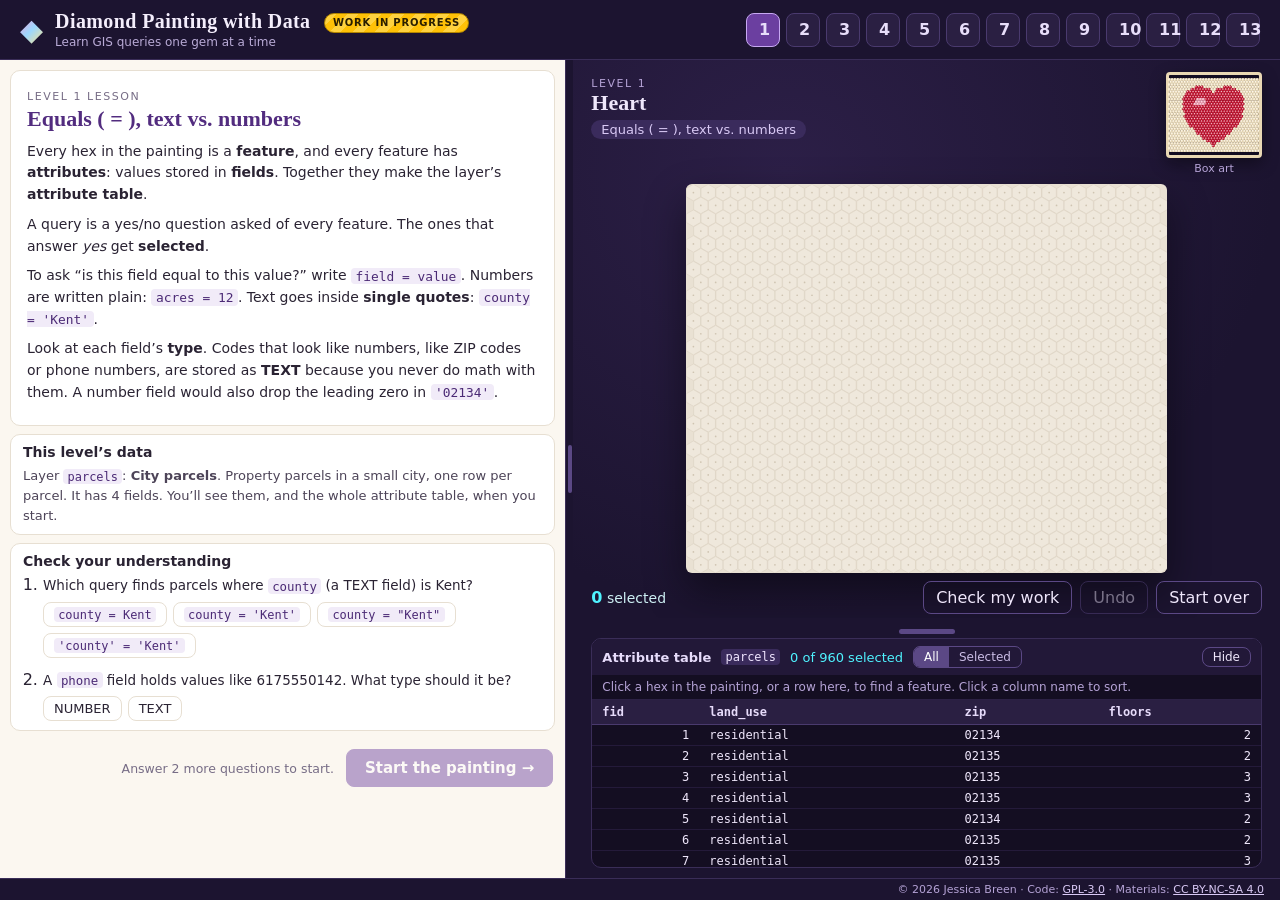
<file: index.html>
<!DOCTYPE html>
<!-- SPDX-FileCopyrightText: 2026 Jessica Breen -->
<!-- SPDX-License-Identifier: GPL-3.0-or-later -->
<html lang="en">
<head>
  <meta charset="utf-8">
  <meta name="viewport" content="width=device-width, initial-scale=1">
  <title>Diamond Painting with Data · learn GIS queries one gem at a time</title>
  <link rel="icon" href="data:image/svg+xml,<svg xmlns='http://www.w3.org/2000/svg' viewBox='0 0 100 100'><text y='.9em' font-size='90'>💎</text></svg>">
  <link rel="stylesheet" href="css/style.css">
</head>
<body>
  <header class="topbar">
    <div class="brand">
      <span class="logo">◆</span>
      <div>
        <h1>Diamond Painting with Data <span class="wip" title="This tool is still being built and tested. Things may change or break, and feedback is welcome.">Work in progress</span></h1>
        <p>Learn GIS queries one gem at a time</p>
      </div>
    </div>
    <nav id="levels" aria-label="Levels"></nav>
  </header>

  <main>
    <section class="board">
      <div class="board-head">
        <div>
          <span class="eyebrow" id="level-num">Level</span>
          <h2 id="level-title">Loading…</h2>
          <span class="skill" id="level-skill"></span>
        </div>
        <figure class="boxart" title="The finished picture, like the photo on a kit's box">
          <div class="boxart-frame"><canvas id="boxart"></canvas></div>
          <figcaption>Box art</figcaption>
        </figure>
      </div>
      <div class="stage" id="stage"><canvas id="painting" aria-label="Painting canvas"></canvas></div>
      <div class="board-bar">
        <span class="count"><b id="sel-count">0</b> selected</span>
        <span class="spacer"></span>
        <button id="check" class="ghost">Check my work</button>
        <button id="undo" class="ghost" disabled>Undo</button>
        <button id="reset" class="ghost">Start over</button>
      </div>
    </section>

    <aside class="panel">
      <!-- Screen 1: the lesson (and optional questions) -->
      <section id="view-lesson" class="view">
        <section class="card lesson-card">
          <span class="eyebrow-dark" id="lesson-eyebrow">Lesson</span>
          <h2 id="lesson-title">Lesson</h2>
          <div id="lesson-body"></div>
        </section>
        <section class="card dataset-card" id="dataset-card"></section>
        <section class="card quiz" id="quiz" hidden>
          <h3>Check your understanding</h3>
          <ol id="quiz-list"></ol>
        </section>
        <div class="start-row">
          <span id="start-hint"></span>
          <button id="start" class="primary big">Start the painting →</button>
        </div>
      </section>

      <!-- Screen 2: the color key and query tools -->
      <section id="view-work" class="view" hidden>
      <div class="work-bar">
        <button id="back-lesson" class="ghost small">← Lesson</button>
        <span id="work-title"></span>
      </div>

      <details id="tour" class="card tour" open hidden>
        <summary>How it works</summary>
        <ol id="tour-steps"></ol>
        <p class="tour-tips"><b>Also handy:</b> <i>Check my work</i> marks wrong gems with ✕. <i>Undo</i> steps back.
          Click a query in <i>History</i> to reuse it. The <i>box art</i> shows the finished painting.</p>
      </details>

      <section class="card">
        <h3>Color key <small>Do the queries in order. Some colors are used more than once.</small></h3>
        <ol id="palette" class="palette"></ol>
      </section>

      <section class="card tool">
        <div class="step-head">
          <h3 class="step-title"><span class="step-num">1</span> Select features</h3>
          <div class="tabs" role="tablist">
            <button role="tab" data-tab="attr" class="active">By Attributes</button>
            <button role="tab" data-tab="loc" id="tab-loc-btn">By Location</button>
          </div>
        </div>

        <div id="tab-attr" class="tab-body">
          <div class="layer-info" id="layer-info"></div>
          <div id="fields" class="fields"></div>
          <div id="ops" class="ops"></div>
          <div class="sql-head">
            <label class="sql-prefix" for="sql">SELECT * FROM <span id="table-name">features</span> WHERE</label>
            <button type="button" id="clear-sql" class="ghost small" title="Empty the query box">Clear query</button>
          </div>
          <textarea id="sql" rows="2" spellcheck="false" autocomplete="off" autocapitalize="off"
            placeholder="Type a condition, like field = 'value'"></textarea>
        </div>

        <div id="tab-loc" class="tab-body" hidden>
          <label class="form-row">Input features
            <select disabled><option class="layer-name">features</option></select></label>
          <label class="form-row">Relationship
            <select id="relation">
              <option value="intersects">Intersect</option>
              <option value="touches">Boundary touches</option>
              <option value="distance">Within a distance</option>
              <option value="within">Are completely within</option>
              <option value="contains">Completely contain</option>
              <option value="center_in">Have their center in</option>
            </select></label>
          <label class="form-row">Selecting features
            <select id="source"></select></label>
          <label class="form-row" id="dist-row" hidden>Search distance
            <span><input id="distance" type="number" value="100" min="0" step="any"> <span id="dist-unit">m</span></span></label>
          <p class="hint" id="loc-hint"></p>
        </div>

        <div class="run-row">
          <label for="method">Selection type</label>
          <select id="method">
            <option value="new">New selection</option>
            <option value="add">Add to the current selection</option>
            <option value="remove">Remove from the current selection</option>
            <option value="subset">Select subset from the current selection</option>
          </select>
          <button id="run" class="primary">Run <kbd>Ctrl ↵</kbd></button>
        </div>
        <div id="message" class="message" hidden></div>

        <div class="fill-step">
          <h3 class="step-title"><span class="step-num">2</span> Fill the selection <small id="fill-hint"></small></h3>
          <div class="fill-row">
            <span class="swatch big" id="fill-swatch"></span>
            <select id="fill-color" aria-label="Gem color"></select>
            <button id="fill" class="primary">Fill</button>
            <button id="clear-sel" class="ghost">Clear selection</button>
          </div>
        </div>
      </section>

      <details class="card history-card">
        <summary>History <small id="history-count"></small> <small class="sub">click a query to reuse it</small></summary>
        <ol id="history" class="history"></ol>
      </details>
      </section>
    </aside>

    <div class="col-resizer" id="col-resizer" role="separator" aria-orientation="vertical" tabindex="0"
      title="Drag to resize. Double-click to reset."><span></span></div>

    <section class="table-area">
        <div class="table-resizer" id="table-resizer" role="separator" aria-orientation="horizontal"
          tabindex="0" title="Drag to resize the attribute table"><span></span></div>
        <section class="attr-table" id="attr-table" aria-label="Attribute table">
          <div class="at-bar">
            <b>Attribute table</b> <code id="at-layer"></code>
            <span class="at-count" id="at-count"></span>
            <span class="seg" id="at-show" role="group" aria-label="Rows to show">
              <button type="button" data-show="all" class="on">All</button><button type="button" data-show="sel">Selected</button>
            </span>
            <span class="spacer"></span>
            <button type="button" id="at-toggle" class="ghost small">Hide</button>
          </div>
          <div class="at-note" id="at-note"></div>
          <div class="at-scroll" id="at-scroll"><table id="at"></table></div>
        </section>
    </section>
  </main>

  <footer class="site-footer">
    © 2026 Jessica Breen ·
    Code: <a href="https://www.gnu.org/licenses/gpl-3.0.html" target="_blank" rel="license noopener">GPL-3.0</a> ·
    Materials: <a href="https://creativecommons.org/licenses/by-nc-sa/4.0/" target="_blank" rel="license noopener">CC BY-NC-SA 4.0</a>
  </footer>

  <dialog id="done">
    <div class="done-art"><canvas id="done-canvas"></canvas></div>
    <h2>Painting complete! ✨</h2>
    <p id="done-text"></p>
    <div class="done-actions">
      <button id="done-close" class="ghost">Admire it</button>
      <button id="done-next" class="primary">Next level</button>
    </div>
  </dialog>

  <script src="vendor/sql-wasm.js"></script>
  <script type="module" src="js/app.js"></script>
</body>
</html>
</file>
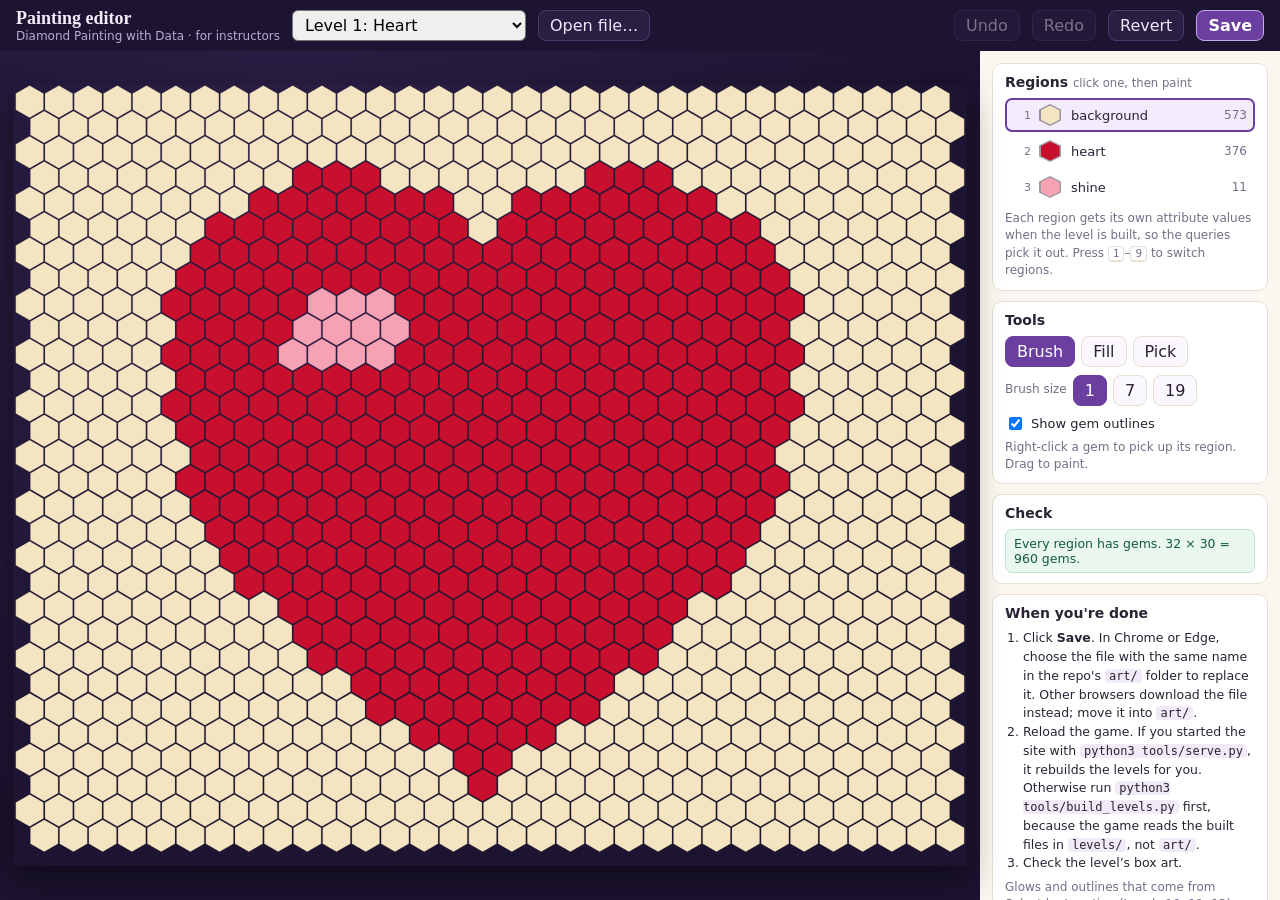
<file: tools/editor.html>
<!DOCTYPE html>
<!-- SPDX-FileCopyrightText: 2026 Jessica Breen -->
<!-- SPDX-License-Identifier: GPL-3.0-or-later -->
<html lang="en">
<head>
<meta charset="utf-8">
<meta name="viewport" content="width=device-width, initial-scale=1">
<title>Painting editor · Diamond Painting with Data</title>
<style>
  :root { --velvet: #1c1430; --paper: #fbf7f0; --line: #e7dfd2; --ink: #2a2333; --muted: #776d86; --amethyst: #6b3fa0;
    font-family: system-ui, -apple-system, "Segoe UI", Roboto, sans-serif; color: var(--ink); }
  * { box-sizing: border-box; }
  html, body { margin: 0; height: 100%; }
  body { display: flex; flex-direction: column; background: var(--paper); }
  button, select, input { font: inherit; }
  button { cursor: pointer; border-radius: 8px; padding: 5px 11px; border: 1px solid var(--line); background: #faf7ff; color: var(--ink); }
  button:disabled { opacity: .45; cursor: default; }
  button.primary { background: var(--amethyst); border-color: var(--amethyst); color: white; font-weight: 600; }
  button.on { background: var(--amethyst); border-color: var(--amethyst); color: white; }
  header { display: flex; align-items: center; gap: 12px; flex-wrap: wrap; padding: 8px 16px; background: var(--velvet); color: #f4eefc; }
  header h1 { margin: 0; font: 600 18px Georgia, serif; }
  header .sub { color: #b9abd6; font-size: 12px; }
  header select { padding: 4px 8px; border-radius: 6px; }
  header .spacer { flex: 1; }
  header button { background: #2a1f42; border-color: #4a3a6e; color: #efe7fb; }
  header button.primary { background: var(--amethyst); border-color: #c7a8f2; }
  .dirty { color: #ffd23f; font-size: 12px; }
  main { flex: 1; display: grid; grid-template-columns: minmax(0, 1fr) 300px; min-height: 0; }
  .stage { position: relative; display: flex; align-items: center; justify-content: center; padding: 12px;
    background: radial-gradient(ellipse at 30% 20%, #2c1f47, var(--velvet) 70%); min-height: 0; }
  canvas { touch-action: none; cursor: crosshair; box-shadow: 0 14px 34px rgba(0,0,0,.45); border-radius: 4px; }
  .status { position: absolute; left: 14px; bottom: 10px; font-size: 12px; color: #cbbde6; font-variant-numeric: tabular-nums; }
  aside { overflow-y: auto; padding: 12px; display: flex; flex-direction: column; gap: 10px; }
  .card { background: white; border: 1px solid var(--line); border-radius: 10px; padding: 10px 12px; }
  .card h3 { margin: 0 0 8px; font-size: 14px; }
  .card h3 small { font-weight: 400; color: var(--muted); }
  .regions { list-style: none; margin: 0; padding: 0; display: flex; flex-direction: column; gap: 2px; }
  .regions li { display: grid; grid-template-columns: 18px 24px 1fr auto; gap: 8px; align-items: center; padding: 4px 6px;
    border-radius: 7px; border: 2px solid transparent; cursor: pointer; font-size: 13px; }
  .regions li:hover { background: #f6f0fd; }
  .regions li.active { border-color: var(--amethyst); background: #f3ecfc; }
  .regions .k { font-size: 11px; color: var(--muted); text-align: right; }
  .regions .sw { width: 22px; height: 22px; clip-path: polygon(50% 0, 100% 25%, 100% 75%, 50% 100%, 0 75%, 0 25%);
    position: relative; background: rgba(42,35,51,.45); }
  .regions .sw::after { content: ""; position: absolute; inset: 1.5px; background: var(--c);
    clip-path: polygon(50% 0, 100% 25%, 100% 75%, 50% 100%, 0 75%, 0 25%); }
  .regions .n { font-variant-numeric: tabular-nums; color: var(--muted); font-size: 12px; }
  .regions .n.zero { color: #c62a47; font-weight: 700; }
  .row { display: flex; gap: 6px; flex-wrap: wrap; align-items: center; }
  .hint { font-size: 12px; color: var(--muted); line-height: 1.45; margin: 6px 0 0; }
  .warn { font-size: 12.5px; background: #fdecef; border: 1px solid #f3c0ca; color: #7d1830; padding: 6px 8px; border-radius: 7px; }
  .ok { font-size: 12.5px; background: #e9f7ef; border: 1px solid #bfe6cf; color: #145c3c; padding: 6px 8px; border-radius: 7px; }
  code { font-family: ui-monospace, Menlo, Consolas, monospace; font-size: 12px; background: #f1ebf8; padding: 0 4px; border-radius: 4px; }
  ol.steps { margin: 0; padding-left: 18px; font-size: 12.5px; line-height: 1.5; }
  kbd { font-family: ui-monospace, Menlo, monospace; font-size: 11px; border: 1px solid var(--line); border-bottom-width: 2px; border-radius: 4px; padding: 0 4px; background: #fff; }
  @media (max-width: 800px) { main { grid-template-columns: 1fr; } .stage { min-height: 60vh; } }
</style>
</head>
<body>
<header>
  <div>
    <h1>Painting editor</h1>
    <div class="sub">Diamond Painting with Data · for instructors</div>
  </div>
  <select id="level" aria-label="Level"></select>
  <button id="open" title="Open a .grid.json file from your computer">Open file…</button>
  <span class="spacer"></span>
  <span class="dirty" id="dirty"></span>
  <button id="undo" title="Undo (Ctrl+Z)" disabled>Undo</button>
  <button id="redo" title="Redo (Ctrl+Shift+Z)" disabled>Redo</button>
  <button id="revert" title="Throw away changes since the last save">Revert</button>
  <button id="save" class="primary" title="Save the grid file (Ctrl+S)">Save</button>
  <input type="file" id="file" accept=".json,application/json" hidden>
</header>

<main>
  <section class="stage" id="stage">
    <canvas id="cv"></canvas>
    <div class="status" id="status"></div>
  </section>

  <aside>
    <section class="card">
      <h3>Regions <small>click one, then paint</small></h3>
      <ol class="regions" id="regions"></ol>
      <p class="hint">Each region gets its own attribute values when the level is built, so the queries pick it out. Press <kbd>1</kbd>–<kbd>9</kbd> to switch regions.</p>
    </section>

    <section class="card">
      <h3>Tools</h3>
      <div class="row" id="tools">
        <button data-tool="brush" class="on" title="Paint gems (B)">Brush</button>
        <button data-tool="fill" title="Fill a connected area of one region (F)">Fill</button>
        <button data-tool="pick" title="Pick up a gem's region (I, or right-click)">Pick</button>
      </div>
      <div class="row" style="margin-top:8px" id="sizes">
        <span class="hint" style="margin:0">Brush size</span>
        <button data-size="0" class="on" title="One gem">1</button>
        <button data-size="1" title="A gem and its 6 neighbors">7</button>
        <button data-size="2" title="Two rings of gems">19</button>
      </div>
      <label class="row" style="margin-top:8px; font-size:13px"><input type="checkbox" id="lines" checked> Show gem outlines</label>
      <p class="hint">Right-click a gem to pick up its region. Drag to paint.</p>
    </section>

    <section class="card" id="checks"></section>

    <section class="card">
      <h3>When you're done</h3>
      <ol class="steps">
        <li>Click <b>Save</b>. In Chrome or Edge, choose the file with the same name in the repo's <code>art/</code> folder to replace it. Other browsers download the file instead; move it into <code>art/</code>.</li>
        <li>Reload the game. If you started the site with <code>python3 tools/serve.py</code>, it rebuilds the levels for you. Otherwise run <code>python3 tools/build_levels.py</code> first, because the game reads the built files in <code>levels/</code>, not <code>art/</code>.</li>
        <li>Check the level’s box art.</li>
      </ol>
      <p class="hint">Glows and outlines that come from Select by Location (Levels 10, 11, 13) aren’t painted here; they’re worked out from the shapes you paint. Level 12’s picture comes from its pond, trail and spring layers, so it isn’t in this editor.</p>
    </section>
  </aside>
</main>

<script>
const $ = (id) => document.getElementById(id);
const esc = (s) => String(s).replace(/[&<>"]/g, (c) => ({ '&': '&amp;', '<': '&lt;', '>': '&gt;', '"': '&quot;' }[c]));
const ROW = Math.sqrt(3) / 2;

const st = {
  levels: [], level: null, data: null, grid: null, saved: null,
  region: null, tool: 'brush', size: 0, lines: true,
  undo: [], redo: [], hover: null, painting: false, handles: {},
};

// ------------------------------------------------------------------ loading
async function init() {
  const cat = await (await fetch('../levels/levels.json', { cache: 'no-cache' })).json();
  st.levels = cat.levels.filter((l) => l.grid);
  $('level').innerHTML = st.levels.map((l) => `<option value="${l.number}">Level ${l.number}: ${esc(l.title)}</option>`).join('');
  const want = parseInt(new URLSearchParams(location.search).get('level'), 10);
  const first = st.levels.find((l) => l.number === want) || st.levels[0];
  $('level').value = first.number;
  await loadLevel(first.number);
  new ResizeObserver(() => { fit(); draw(); }).observe($('stage'));
}

async function loadLevel(n) {
  if (dirty() && !confirm('You have unsaved changes. Switch levels anyway?')) { $('level').value = st.level.number; return; }
  st.level = st.levels.find((l) => l.number === n);
  const data = await (await fetch(`../${st.level.grid}?t=${Date.now()}`)).json();
  setData(data);
  history.replaceState(null, '', `?level=${n}`);
}

function setData(data) {
  st.data = data;
  st.grid = data.grid.map((r) => r.split(''));
  st.saved = JSON.stringify(st.grid);
  st.undo = []; st.redo = [];
  st.region = Object.keys(data.key)[0];
  renderRegions();
  fit(); draw(); update();
}

// ------------------------------------------------------------------ geometry
// Rows are offset: odd rows sit half a gem to the right.
function center(col, row) {
  return [(col + 0.5 + (row % 2 ? 0.5 : 0)) * st.s + st.pad, (row * ROW + 0.5) * st.s + st.pad];
}

function fit() {
  if (!st.data) return;
  const box = $('stage').getBoundingClientRect();
  const { cols, rows } = st.data;
  const pad = 2;
  const s = Math.max(4, Math.min((box.width - 30) / (cols + 0.5), (box.height - 50) / (rows * ROW + 0.6)));
  const dpr = window.devicePixelRatio || 1;
  const w = Math.ceil((cols + 0.5) * s + pad * 2), h = Math.ceil((rows * ROW + 0.6) * s + pad * 2);
  const cv = $('cv');
  cv.style.width = w + 'px'; cv.style.height = h + 'px';
  cv.width = Math.round(w * dpr); cv.height = Math.round(h * dpr);
  st.s = s; st.pad = pad; st.dpr = dpr;
}

function hexAt(mx, my) {
  const { cols, rows } = st.data;
  const r0 = Math.round(((my - st.pad) / st.s - 0.5) / ROW);
  let best = null, bd = Infinity;
  for (let row = r0 - 1; row <= r0 + 1; row++) {
    if (row < 0 || row >= rows) continue;
    const c0 = Math.round((mx - st.pad) / st.s - 0.5 - (row % 2 ? 0.5 : 0));
    for (let col = c0 - 1; col <= c0 + 1; col++) {
      if (col < 0 || col >= cols) continue;
      const [x, y] = center(col, row);
      const d = (x - mx) ** 2 + (y - my) ** 2;
      if (d < bd) { bd = d; best = [col, row]; }
    }
  }
  return bd <= (st.s * 0.6) ** 2 ? best : null;
}

function neighbors(col, row) {
  const odd = row % 2;
  const d = odd ? [[-1, 0], [1, 0], [0, -1], [1, -1], [0, 1], [1, 1]] : [[-1, 0], [1, 0], [-1, -1], [0, -1], [-1, 1], [0, 1]];
  return d.map(([dc, dr]) => [col + dc, row + dr])
    .filter(([c, r]) => c >= 0 && r >= 0 && c < st.data.cols && r < st.data.rows);
}

// ------------------------------------------------------------------ drawing
function draw() {
  if (!st.data) return;
  const cv = $('cv'), ctx = cv.getContext('2d');
  ctx.setTransform(st.dpr, 0, 0, st.dpr, 0, 0);
  ctx.clearRect(0, 0, cv.width, cv.height);
  const R = st.s / Math.sqrt(3);
  const hexPath = (x, y, k = 1) => {
    ctx.beginPath();
    for (let i = 0; i < 6; i++) {
      const a = (Math.PI / 180) * (60 * i - 30);
      const px = x + R * k * Math.cos(a), py = y + R * k * Math.sin(a);
      i ? ctx.lineTo(px, py) : ctx.moveTo(px, py);
    }
    ctx.closePath();
  };
  for (let row = 0; row < st.data.rows; row++) {
    for (let col = 0; col < st.data.cols; col++) {
      const [x, y] = center(col, row);
      hexPath(x, y, st.lines ? 0.95 : 1.02);
      ctx.fillStyle = st.data.key[st.grid[row][col]].color;
      ctx.fill();
    }
  }
  if (st.lines) {
    ctx.lineWidth = 0.6;
    ctx.strokeStyle = 'rgba(0,0,0,0.18)';
    for (let row = 0; row < st.data.rows; row++) for (let col = 0; col < st.data.cols; col++) {
      const [x, y] = center(col, row); hexPath(x, y, 0.95); ctx.stroke();
    }
  }
  // brush preview
  if (st.hover && st.tool !== 'pick') {
    const cells = st.tool === 'brush' ? brushCells(...st.hover) : [st.hover];
    ctx.lineWidth = 2;
    ctx.strokeStyle = '#ff4fd8';
    for (const [c, r] of cells) { const [x, y] = center(c, r); hexPath(x, y, 1); ctx.stroke(); }
  } else if (st.hover) {
    const [x, y] = center(...st.hover); hexPath(x, y, 1);
    ctx.lineWidth = 2; ctx.strokeStyle = '#ffffff'; ctx.stroke();
  }
}

// ------------------------------------------------------------------ editing
function brushCells(col, row) {
  let ring = [[col, row]];
  const seen = new Set([`${col},${row}`]);
  const all = [[col, row]];
  for (let k = 0; k < st.size; k++) {
    const next = [];
    for (const [c, r] of ring) for (const [nc, nr] of neighbors(c, r)) {
      const key = `${nc},${nr}`;
      if (!seen.has(key)) { seen.add(key); next.push([nc, nr]); all.push([nc, nr]); }
    }
    ring = next;
  }
  return all;
}

function snapshot() {
  st.undo.push(st.grid.map((r) => r.slice()));
  if (st.undo.length > 100) st.undo.shift();
  st.redo = [];
}

function paintAt(col, row) {
  let changed = false;
  for (const [c, r] of brushCells(col, row)) {
    if (st.grid[r][c] !== st.region) { st.grid[r][c] = st.region; changed = true; }
  }
  return changed;
}

function fillAt(col, row) {
  const from = st.grid[row][col];
  if (from === st.region) return false;
  const stack = [[col, row]];
  while (stack.length) {
    const [c, r] = stack.pop();
    if (st.grid[r][c] !== from) continue;
    st.grid[r][c] = st.region;
    for (const n of neighbors(c, r)) if (st.grid[n[1]][n[0]] === from) stack.push(n);
  }
  return true;
}

function pickAt(col, row) {
  st.region = st.grid[row][col];
  renderRegions();
}

function dirty() { return st.grid && JSON.stringify(st.grid) !== st.saved; }

function update() {
  $('undo').disabled = !st.undo.length;
  $('redo').disabled = !st.redo.length;
  $('dirty').textContent = dirty() ? '● Unsaved changes' : '';
  renderCounts();
}

function renderRegions() {
  const keys = Object.keys(st.data.key);
  $('regions').innerHTML = keys.map((k, i) => {
    const r = st.data.key[k];
    return `<li data-k="${esc(k)}" class="${k === st.region ? 'active' : ''}">
      <span class="k">${i < 9 ? i + 1 : ''}</span>
      <span class="sw" style="--c:${r.color}"></span>
      <span>${esc(r.name)}</span>
      <span class="n" data-count="${esc(k)}"></span></li>`;
  }).join('');
  $('regions').querySelectorAll('li').forEach((li) => li.addEventListener('click', () => { st.region = li.dataset.k; renderRegions(); }));
  renderCounts();
}

function renderCounts() {
  const counts = {};
  for (const k of Object.keys(st.data.key)) counts[k] = 0;
  for (const row of st.grid) for (const c of row) counts[c]++;
  document.querySelectorAll('[data-count]').forEach((el) => {
    const n = counts[el.dataset.count];
    el.textContent = n;
    el.classList.toggle('zero', n === 0);
  });
  const missing = Object.keys(counts).filter((k) => counts[k] === 0).map((k) => st.data.key[k].name);
  $('checks').innerHTML = `<h3>Check</h3>` + (missing.length
    ? `<div class="warn">No gems are painted as <b>${missing.map(esc).join(', ')}</b>. A query that selects nothing will break the level. Paint at least one gem of every region.</div>`
    : `<div class="ok">Every region has gems. ${st.data.cols} × ${st.data.rows} = ${st.data.cols * st.data.rows} gems.</div>`);
}

// ------------------------------------------------------------------ saving
function serialize() {
  const meta = {};
  for (const [k, v] of Object.entries(st.data)) if (k !== 'grid') meta[k] = v;
  const head = JSON.stringify(meta, null, 1).slice(0, -2);
  return head + ',\n "grid": [\n  ' + st.grid.map((r) => JSON.stringify(r.join(''))).join(',\n  ') + '\n ]\n}\n';
}

function fileName() { return st.level ? st.level.grid.split('/').pop() : 'painting.grid.json'; }

async function save() {
  const text = serialize();
  if (window.showSaveFilePicker) {
    try {
      let handle = st.handles[fileName()];
      if (!handle) {
        handle = await window.showSaveFilePicker({
          suggestedName: fileName(),
          types: [{ description: 'Gem grid', accept: { 'application/json': ['.json'] } }],
        });
        st.handles[fileName()] = handle;
      }
      const w = await handle.createWritable();
      await w.write(text);
      await w.close();
      st.saved = JSON.stringify(st.grid);
      update();
      flash(`Saved ${handle.name}. Reload the game to see it (run python3 tools/build_levels.py first unless you're using tools/serve.py).`);
      return;
    } catch (e) {
      if (e.name === 'AbortError') return;
      console.warn('Saving with the file picker failed, downloading instead', e);
    }
  }
  const a = document.createElement('a');
  a.href = URL.createObjectURL(new Blob([text], { type: 'application/json' }));
  a.download = fileName();
  a.click();
  URL.revokeObjectURL(a.href);
  st.saved = JSON.stringify(st.grid);
  update();
  flash(`Downloaded ${fileName()}. Move it into the repo's art/ folder, then run python3 tools/build_levels.py.`);
}

function flash(msg) {
  $('status').textContent = msg;
  clearTimeout(flash.t);
  flash.t = setTimeout(() => { $('status').textContent = ''; }, 6000);
}

// ------------------------------------------------------------------ events
function bind() {
  const cv = $('cv');
  const pos = (e) => { const r = cv.getBoundingClientRect(); return hexAt(e.clientX - r.left, e.clientY - r.top); };

  cv.addEventListener('contextmenu', (e) => e.preventDefault());
  cv.addEventListener('pointerdown', (e) => {
    const h = pos(e);
    if (!h) return;
    if (e.button === 2 || e.altKey || st.tool === 'pick') { pickAt(...h); return; }
    snapshot();
    let changed;
    if (st.tool === 'fill') changed = fillAt(...h);
    else { changed = paintAt(...h); st.painting = true; cv.setPointerCapture(e.pointerId); }
    if (!changed && st.tool === 'fill') st.undo.pop();
    draw(); update();
  });
  cv.addEventListener('pointermove', (e) => {
    const h = pos(e);
    st.hover = h;
    if (st.painting && h) paintAt(...h);
    $('status').textContent = h ? `column ${h[0]}, row ${h[1]} · ${st.data.key[st.grid[h[1]][h[0]]].name}` : '';
    draw();
  });
  const stop = () => { if (st.painting) { st.painting = false; if (JSON.stringify(st.undo[st.undo.length - 1]) === JSON.stringify(st.grid)) st.undo.pop(); update(); } };
  cv.addEventListener('pointerup', stop);
  cv.addEventListener('pointercancel', stop);
  cv.addEventListener('pointerleave', () => { st.hover = null; draw(); });

  $('tools').addEventListener('click', (e) => {
    const t = e.target.dataset.tool; if (!t) return;
    st.tool = t;
    document.querySelectorAll('#tools button').forEach((b) => b.classList.toggle('on', b.dataset.tool === t));
  });
  $('sizes').addEventListener('click', (e) => {
    const s = e.target.dataset.size; if (s === undefined) return;
    st.size = +s;
    document.querySelectorAll('#sizes button').forEach((b) => b.classList.toggle('on', b.dataset.size === s));
  });
  $('lines').addEventListener('change', () => { st.lines = $('lines').checked; draw(); });
  $('level').addEventListener('change', () => loadLevel(+$('level').value));
  $('undo').addEventListener('click', doUndo);
  $('redo').addEventListener('click', doRedo);
  $('revert').addEventListener('click', () => {
    if (!dirty() || !confirm('Throw away your changes since the last save?')) return;
    snapshot(); st.grid = JSON.parse(st.saved); draw(); update();
  });
  $('save').addEventListener('click', save);
  $('open').addEventListener('click', () => $('file').click());
  $('file').addEventListener('change', async () => {
    const f = $('file').files[0]; if (!f) return;
    try {
      const data = JSON.parse(await f.text());
      if (!data.grid || !data.key || !data.cols) throw new Error('This file is not a gem grid (.grid.json).');
      const match = st.levels.find((l) => l.grid.endsWith('/' + f.name));
      if (match) { st.level = match; $('level').value = match.number; }
      setData(data);
      st.saved = '';           // treat an opened file as unsaved in the repo
      update();
    } catch (e) { alert(e.message); }
    $('file').value = '';
  });

  window.addEventListener('keydown', (e) => {
    if (e.target.tagName === 'INPUT' || e.target.tagName === 'SELECT') return;
    const mod = e.ctrlKey || e.metaKey;
    if (mod && e.key.toLowerCase() === 'z') { e.preventDefault(); e.shiftKey ? doRedo() : doUndo(); return; }
    if (mod && e.key.toLowerCase() === 's') { e.preventDefault(); save(); return; }
    if (mod) return;
    const keys = Object.keys(st.data.key);
    if (/^[1-9]$/.test(e.key) && keys[+e.key - 1]) { st.region = keys[+e.key - 1]; renderRegions(); }
    const tool = { b: 'brush', f: 'fill', i: 'pick' }[e.key.toLowerCase()];
    if (tool) document.querySelector(`#tools button[data-tool="${tool}"]`).click();
  });
  window.addEventListener('beforeunload', (e) => { if (dirty()) { e.preventDefault(); e.returnValue = ''; } });
}

function doUndo() {
  const g = st.undo.pop(); if (!g) return;
  st.redo.push(st.grid); st.grid = g; draw(); update();
}
function doRedo() {
  const g = st.redo.pop(); if (!g) return;
  st.undo.push(st.grid); st.grid = g; draw(); update();
}

bind();
init().catch((e) => {
  document.body.insertAdjacentHTML('afterbegin', `<div class="warn" style="margin:8px">The editor couldn't load the levels. Open it through a local web server from the repo folder (python3 -m http.server), at /tools/editor.html. Details: ${esc(e.message)}</div>`);
});
</script>
</body>
</html>
</file>
<file: css/style.css>
/* SPDX-FileCopyrightText: 2026 Jessica Breen */
/* SPDX-License-Identifier: GPL-3.0-or-later */
:root {
  --velvet: #1c1430;
  --velvet-2: #2c1f47;
  --paper: #fbf7f0;
  --card: #ffffff;
  --ink: #2a2333;
  --muted: #776d86;
  --line: #e7dfd2;
  --amethyst: #6b3fa0;
  --amethyst-dark: #522c7f;
  --cyan: #00c8d7;
  --bad: #c62a47;
  --good: #1f8a5b;
  --mono: ui-monospace, "SF Mono", Menlo, Consolas, monospace;
  font-family: system-ui, -apple-system, "Segoe UI", Roboto, sans-serif;
  color: var(--ink);
}

* { box-sizing: border-box; }
[hidden] { display: none !important; }
html, body { margin: 0; height: 100%; }
body { display: flex; flex-direction: column; background: var(--paper); }
button, select, input, textarea { font: inherit; color: inherit; }
code, kbd { font-family: var(--mono); font-size: 0.92em; }
code { background: #f1ebf8; color: #4b2a75; padding: 0.05em 0.35em; border-radius: 4px; }

/* ------------------------------------------------------------ top bar */
.topbar {
  display: flex; align-items: center; gap: 24px; flex-wrap: wrap;
  padding: 10px 20px; background: var(--velvet); color: #f4eefc;
  border-bottom: 1px solid #3a2d58;
}
.brand { display: flex; align-items: center; gap: 12px; }
.logo {
  font-size: 30px; line-height: 1;
  background: linear-gradient(135deg, #ff9ad5, #9bd8ff 50%, #ffe28a);
  -webkit-background-clip: text; background-clip: text; color: transparent;
}
.brand h1 { margin: 0; font: 600 20px/1.1 Georgia, "Times New Roman", serif; letter-spacing: 0.02em; }
.brand p { margin: 2px 0 0; font-size: 12px; color: #b9abd6; }
#levels { display: flex; gap: 6px; flex-wrap: wrap; margin-left: auto; }
.lvl {
  width: 34px; height: 34px; border-radius: 8px; border: 1px solid #4a3a6e;
  background: #2a1f42; color: #e8defa; cursor: pointer; font-weight: 600; position: relative;
}
.lvl:hover:not(:disabled) { border-color: #a98bd8; }
.lvl.current { background: var(--amethyst); border-color: #c7a8f2; }
.lvl.done::after {
  content: "✓"; position: absolute; top: -6px; right: -6px; width: 16px; height: 16px;
  border-radius: 50%; background: var(--good); color: white; font-size: 10px; line-height: 16px;
}
.lvl:disabled { opacity: 0.35; cursor: help; }

/* ------------------------------------------------------------ layout */
main { flex: 1; display: grid; grid-template-columns: minmax(360px, 1fr) minmax(0, 1.25fr); grid-template-rows: minmax(0, 1fr); min-height: 0; }
main > .panel { order: 1; }   /* queries on the left */
main > .board { order: 2; }   /* painting on the right */
.board {
  display: flex; flex-direction: column; min-height: 0; overflow: hidden; padding: 16px 20px 12px;
  background: radial-gradient(ellipse at 30% 20%, var(--velvet-2), var(--velvet) 70%); color: #efe7fb;
}
.panel { overflow-y: auto; padding: 16px; display: flex; flex-direction: column; gap: 12px; }

@media (max-width: 900px) {
  main { grid-template-columns: 1fr; }
  main > .panel { order: 2; }  /* on narrow screens the painting comes first */
  main > .board { order: 1; }
  .board { min-height: 80vh; }
}

/* ------------------------------------------------------------ board */
.board-head { display: flex; justify-content: space-between; align-items: flex-start; gap: 16px; }
.eyebrow { font-size: 11px; text-transform: uppercase; letter-spacing: 0.14em; color: #b5a3d6; }
.board-head h2 { margin: 2px 0 4px; font: 600 26px/1.1 Georgia, serif; }
.skill { font-size: 13px; color: #d9c9f5; background: #3a2b5c; padding: 2px 10px; border-radius: 99px; }
.boxart { margin: 0; text-align: center; }
.boxart-frame { width: 116px; height: 104px; display: flex; align-items: center; justify-content: center;
  background: #120c20; border: 3px solid #e9d8b4; border-radius: 4px; box-shadow: 0 6px 16px rgba(0,0,0,.4); padding: 4px; }
.boxart figcaption { font-size: 11px; color: #b5a3d6; margin-top: 4px; }
.stage { flex: 1 1 auto; min-height: 180px; display: flex; align-items: center; justify-content: center; padding: 10px 0; }
#painting { border-radius: 6px; box-shadow: 0 18px 40px rgba(0,0,0,.45); cursor: crosshair; background: #e9e1d3; }
.board-bar { display: flex; align-items: center; gap: 8px; }
.board-bar .count { font-size: 14px; color: #cdeff3; }
.board-bar .count b { color: #4ff3ff; font-size: 16px; }
.spacer { flex: 1; }
.board .ghost { background: transparent; border: 1px solid #5b4885; color: #efe7fb; }
.board .ghost:hover:not(:disabled) { background: #3a2b5c; }
.identify { margin-top: 10px; font-size: 13px; color: #cbbde6; min-height: 54px; }
/* attribute table */
.table-resizer { flex: none; height: 14px; margin: 6px 0 0; cursor: ns-resize; display: grid; place-items: center; touch-action: none; }
.table-resizer span { width: 56px; height: 5px; border-radius: 3px; background: #5b4885; transition: background .15s; }
.table-resizer:hover span, .table-resizer.dragging span, .table-resizer:focus-visible span { background: #ff9ad5; }
.table-resizer:focus { outline: none; }
body.resizing { cursor: ns-resize; user-select: none; }
.attr-table { flex: none; height: 230px; min-height: 0; display: flex; flex-direction: column;
  background: #140e22; border: 1px solid #3a2d58; border-radius: 10px; overflow: hidden; }
.attr-table.collapsed { height: auto !important; }
.attr-table.collapsed .at-note, .attr-table.collapsed .at-scroll { display: none; }
.at-bar { display: flex; align-items: center; gap: 10px; padding: 7px 10px; background: #221838; font-size: 13px; color: #e6dbfa; flex-wrap: wrap; }
.at-bar code { background: #3a2b5c; color: #f0e6ff; }
.at-count { color: #4ff3ff; font-variant-numeric: tabular-nums; }
.seg { display: inline-flex; border: 1px solid #5b4885; border-radius: 7px; overflow: hidden; }
.seg button { border: none; border-radius: 0; background: transparent; color: #cbbde6; font-size: 12px; padding: 3px 10px; }
.seg button.on { background: #5b4885; color: white; }
.at-bar .ghost { background: transparent; border: 1px solid #5b4885; color: #efe7fb; }
.at-note { font-size: 12px; color: #b5a3d6; padding: 5px 10px; border-bottom: 1px solid #2c2145; }
.at-note code { background: #3a2b5c; color: #f0e6ff; }
.at-scroll { flex: 1; overflow: auto; min-height: 0; }
#at { border-collapse: collapse; width: 100%; font-family: var(--mono); font-size: 12px; color: #efe7fb; }
#at th { position: sticky; top: 0; background: #2a1f42; color: #e6dbfa; text-align: left; font-weight: 600;
  padding: 5px 10px; border-bottom: 1px solid #4a3a6e; cursor: pointer; white-space: nowrap; }
#at th:hover { background: #3a2b5c; }
#at th .arrow { color: #ff9ad5; }
#at td { padding: 3px 10px; border-bottom: 1px solid #241a3a; white-space: nowrap; }
#at td.num { text-align: right; font-variant-numeric: tabular-nums; }
#at td i { color: #8f80aa; }
#at td.empty { color: #b5a3d6; font-family: system-ui, sans-serif; padding: 12px; }
#at tbody tr { cursor: pointer; }
#at tbody tr:hover { background: #2a1f42; }
#at tr.sel { background: rgba(0, 229, 255, 0.16); box-shadow: inset 3px 0 0 #00e5ff; }
#at tr.sel:hover { background: rgba(0, 229, 255, 0.26); }
#at tr.focus td { background: rgba(255, 154, 213, 0.22); }
#at tr.focus { box-shadow: inset 3px 0 0 #ff9ad5; }
.identify .id-head { font-size: 12px; color: #b5a3d6; margin-bottom: 4px; }
.identify .id-head code { background: #3a2b5c; color: #f0e6ff; }
.identify .id-paint { font-size: 12px; color: #b5a3d6; margin-top: 6px; }
.identify .id-paint span { opacity: 0.75; }
.identify table { border-collapse: collapse; font-family: var(--mono); font-size: 12.5px; }
.identify th, .identify td { border: 1px solid #4a3a6e; padding: 3px 8px; text-align: left; }
.identify th { background: #2f2350; font-weight: 600; color: #e6dbfa; }
.identify td { color: #fff; }

/* ------------------------------------------------------------ panel cards */
.card { background: var(--card); border: 1px solid var(--line); border-radius: 12px; padding: 12px 14px; }
.card h3 { margin: 0 0 8px; font-size: 15px; }
.card h3 small, .fields-head small { font-weight: 400; color: var(--muted); font-size: 12px; margin-left: 6px; }
details.card summary { cursor: pointer; font-weight: 700; font-size: 15px; }
#lesson-body p { margin: 8px 0; font-size: 14px; line-height: 1.5; }

button { cursor: pointer; border-radius: 8px; padding: 6px 12px; border: 1px solid var(--line); background: #faf7ff; }
button:disabled { opacity: 0.45; cursor: default; }
button.primary { background: var(--amethyst); border-color: var(--amethyst); color: white; font-weight: 600; }
button.primary:hover:not(:disabled) { background: var(--amethyst-dark); }
.panel .ghost:hover { background: #f1ebf8; }
kbd { font-size: 11px; opacity: 0.8; margin-left: 4px; }

/* palette */
.palette { list-style: none; margin: 0; padding: 0; display: flex; flex-direction: column; gap: 4px; }
.palette li {
  display: grid; grid-template-columns: 28px 1fr auto; gap: 10px; align-items: center;
  padding: 6px 8px; border-radius: 8px;
}
.swatch {
  width: 26px; height: 26px; clip-path: polygon(50% 0, 100% 25%, 100% 75%, 50% 100%, 0 75%, 0 25%);
  box-shadow: inset 0 0 0 1px rgba(0,0,0,.15);
}
.palette .name { font-weight: 600; font-size: 14px; }
.palette .rule { font-size: 13px; color: #4d4458; line-height: 1.4; }
.palette .status { font-size: 12px; color: var(--muted); font-variant-numeric: tabular-nums; white-space: nowrap; }
.palette .status.ok { color: var(--good); font-weight: 700; font-size: 15px; }

/* query tool */
.tabs { display: flex; gap: 4px; margin: -4px -4px 10px; }
.tabs button { flex: 1; border: none; background: #f3eef9; font-weight: 600; font-size: 13px; }
.tabs button.active { background: var(--amethyst); color: white; }
.tabs button:disabled { opacity: 0.4; }
.layer-info { font-size: 13px; margin-bottom: 8px; padding: 6px 10px; background: #f6f2fb; border-radius: 8px; color: #4d4458; }
.layer-info b { color: var(--ink); }
.fields-head { font-size: 13px; font-weight: 600; margin-bottom: 4px; }
.fields { display: flex; flex-direction: column; gap: 2px; margin-bottom: 8px; }
.field { display: grid; grid-template-columns: auto auto 1fr auto; gap: 8px; align-items: center; font-size: 13px; }
.field .fname { font-family: var(--mono); background: #f1ebf8; border: 1px solid #e0d4f1; padding: 2px 8px; color: #4b2a75; }
.field .ftype { font-size: 10px; font-weight: 700; letter-spacing: .05em; color: #8a7a9f; border: 1px solid var(--line); border-radius: 4px; padding: 1px 4px; }
.field .fabout { color: var(--muted); font-size: 12px; }
.field .fvals { font-size: 12px; padding: 2px 8px; }
.values { grid-column: 1 / -1; display: flex; flex-wrap: wrap; gap: 4px; padding: 4px 0 6px; }
.values button { font-family: var(--mono); font-size: 12px; padding: 1px 7px; }
.ops { display: flex; flex-wrap: wrap; gap: 4px; margin-bottom: 8px; }
.ops button { font-family: var(--mono); font-size: 12px; padding: 3px 8px; }
.sql-head { display: flex; align-items: flex-end; justify-content: space-between; gap: 8px; margin-bottom: 3px; }
.sql-prefix { display: block; font-family: var(--mono); font-size: 12px; color: var(--muted); }
button.small { font-size: 12px; padding: 2px 10px; }
#sql {
  width: 100%; resize: vertical; font-family: var(--mono); font-size: 15px; padding: 8px 10px;
  border: 2px solid #d9cdea; border-radius: 8px; background: #fdfcff;
}
#sql:focus { outline: none; border-color: var(--amethyst); }
.form-row { display: grid; grid-template-columns: 140px 1fr; align-items: center; gap: 8px; font-size: 13px; margin-bottom: 6px; }
.form-row select, .form-row input { padding: 5px 8px; border: 1px solid var(--line); border-radius: 6px; background: white; }
.form-row input { width: 90px; }
.hint { font-size: 12px; color: var(--muted); margin: 4px 0 0; }
.run-row { display: flex; align-items: flex-end; gap: 8px; margin-top: 10px; }
.run-row label { flex: 1; font-size: 12px; color: var(--muted); display: flex; flex-direction: column; gap: 3px; }
.run-row select { padding: 6px 8px; border: 1px solid var(--line); border-radius: 6px; background: white; color: var(--ink); font-size: 13px; }
.message { margin-top: 10px; padding: 8px 10px; border-radius: 8px; font-size: 13.5px; line-height: 1.45; }
.message.error { background: #fdecef; border: 1px solid #f3c0ca; color: #7d1830; }
.message.info { background: #e9f9fb; border: 1px solid #b6e9ef; color: #0d5961; }
.message.success { background: #e9f7ef; border: 1px solid #bfe6cf; color: #145c3c; }

.step-title { display: flex; align-items: center; gap: 8px; }
.step-num { display: inline-grid; place-items: center; width: 22px; height: 22px; border-radius: 50%;
  background: var(--amethyst); color: white; font-size: 12px; }
.fill-row { display: flex; gap: 8px; align-items: center; }
.fill-row select { flex: 1; padding: 7px 8px; border: 1px solid var(--line); border-radius: 6px; background: white; font-size: 14px; }
.swatch.big { width: 30px; height: 30px; flex: none; }
.swatch.empty { background: repeating-linear-gradient(45deg, #eee, #eee 4px, #fff 4px, #fff 8px); }
.frange { font-size: 11.5px; color: var(--muted); font-family: var(--mono); white-space: nowrap; }

/* level 1 tour */
.tour { border: 2px solid #cdb6ee; background: #fbf8ff; }
.tour ol { margin: 0; padding: 0; list-style: none; counter-reset: tour; display: flex; flex-direction: column; gap: 6px; }
.tour li { counter-increment: tour; display: grid; grid-template-columns: 26px 1fr; gap: 8px; font-size: 13.5px; line-height: 1.45;
  padding: 6px 8px; border-radius: 8px; color: #4d4458; }
.tour li::before { content: counter(tour); display: grid; place-items: center; width: 22px; height: 22px; border-radius: 50%;
  border: 2px solid #cdb6ee; font-size: 12px; font-weight: 700; color: var(--amethyst); }
.tour li.done { color: #9a90a8; }
.tour li.done::before { content: "✓"; background: var(--good); border-color: var(--good); color: white; }
.tour li.current { background: white; box-shadow: 0 0 0 2px var(--amethyst); color: var(--ink); }
.tour-tips { font-size: 12.5px; color: var(--muted); margin: 10px 0 0; line-height: 1.5; }
@keyframes pulse { 0%, 100% { box-shadow: 0 0 0 0 rgba(255, 79, 216, 0.0); } 50% { box-shadow: 0 0 0 5px rgba(255, 79, 216, 0.55); } }
.pulse { animation: pulse 1.4s ease-in-out infinite; position: relative; z-index: 1; }

.history { margin: 0; padding-left: 22px; font-size: 12.5px; max-height: 220px; overflow-y: auto; }
.history li { margin: 3px 0; color: #4d4458; }
.history .q { font-family: var(--mono); cursor: pointer; color: #4b2a75; }
.history .q:hover { text-decoration: underline; }
.history .tag { font-size: 10px; font-weight: 700; color: #8a7a9f; margin-right: 4px; }
.history .n { color: var(--muted); }

/* completion dialog */
dialog#done { border: none; border-radius: 16px; padding: 24px; text-align: center; max-width: 440px; box-shadow: 0 24px 60px rgba(0,0,0,.35); }
dialog#done::backdrop { background: rgba(20, 12, 36, 0.6); }
.done-art { width: 300px; height: 270px; margin: 0 auto; display: flex; align-items: center; justify-content: center; }
dialog#done h2 { font-family: Georgia, serif; margin: 12px 0 4px; }
dialog#done p { color: var(--muted); }
.done-actions { display: flex; gap: 8px; justify-content: center; }

/* ------------------------------------------------------------ compact layout */
.panel { padding: 10px; gap: 8px; }
.card { padding: 9px 12px; border-radius: 10px; }
.card h3 { font-size: 14px; margin-bottom: 6px; }
details.card summary { font-size: 14px; }
details.card summary small { font-weight: 400; color: var(--muted); font-size: 12px; }
details.card summary .sub { margin-left: 6px; }
#lesson-body p { margin: 5px 0; font-size: 13px; line-height: 1.45; }

.tour ol { margin-top: 6px; gap: 2px; }
.tour li { font-size: 13px; line-height: 1.4; padding: 4px 6px; grid-template-columns: 22px 1fr; }
.tour li::before { width: 18px; height: 18px; font-size: 11px; }
.tour-tips { margin-top: 6px; font-size: 12px; }

/* color key: one row per request */
.palette { gap: 0; counter-reset: none; }
.palette li { grid-template-columns: 18px 20px 1fr 18px; gap: 8px; padding: 4px 4px; border-radius: 6px; border-bottom: 1px solid #f3eee6; }
.palette li:last-child { border-bottom: none; }
.palette li .num { font-size: 11px; color: var(--muted); text-align: right; font-variant-numeric: tabular-nums; }
.palette .swatch { width: 20px; height: 20px; }
.palette .rule { font-size: 13px; line-height: 1.35; color: #4d4458; }
.palette .rule .name { font-weight: 700; color: var(--ink); margin-right: 4px; font-size: 13px; }
.palette li.done .rule { color: #9a90a8; }
.palette .status.ok { font-size: 14px; }

/* select tool */
.step-head { display: flex; align-items: center; justify-content: space-between; gap: 8px; margin-bottom: 8px; }
.step-head h3 { margin: 0; }
.tabs { margin: 0; gap: 0; border: 1px solid #e0d4f1; border-radius: 8px; overflow: hidden; }
.tabs button { flex: none; border-radius: 0; padding: 4px 10px; font-size: 12px; }
.layer-info { display: flex; justify-content: space-between; align-items: baseline; gap: 8px; padding: 0; margin-bottom: 4px; background: none; font-size: 12.5px; }
.layer-info small { color: var(--muted); font-size: 11.5px; white-space: nowrap; }
.layer-info span { overflow: hidden; text-overflow: ellipsis; white-space: nowrap; }
.fields { gap: 1px; margin-bottom: 6px; }
.field { gap: 6px; font-size: 12px; }
.field .fname { padding: 1px 7px; font-size: 12px; }
.field .ftype { font-size: 9px; padding: 0 3px; }
.field .fabout { font-size: 11.5px; overflow: hidden; text-overflow: ellipsis; white-space: nowrap; min-width: 0; }
.field .fvals { font-size: 11px; padding: 1px 7px; }
.frange { font-size: 11px; }
.ops { gap: 3px; margin-bottom: 6px; }
.ops button { font-size: 11px; padding: 2px 6px; border-radius: 6px; }
#sql { font-size: 14px; padding: 6px 8px; }
.run-row { align-items: center; margin-top: 6px; }
.run-row > label { flex: none; font-size: 12px; color: var(--muted); }
.run-row select { flex: 1; min-width: 0; padding: 5px 6px; }
.run-row .primary { padding: 6px 12px; }
.message { margin-top: 6px; padding: 6px 9px; font-size: 13px; }
.fill-step { margin-top: 10px; padding-top: 9px; border-top: 1px dashed var(--line); }
.fill-step h3 { margin-bottom: 6px; }
.step-num { width: 20px; height: 20px; font-size: 11px; }
.fill-row select { padding: 5px 6px; font-size: 13px; }
.swatch.big { width: 24px; height: 24px; }
.form-row { margin-bottom: 4px; }
.history-card summary { cursor: pointer; }
.history { margin-top: 6px; }

/* board */
.board { padding: 12px 18px 10px; }
.board-head h2 { font-size: 22px; margin: 0 0 3px; }
.boxart-frame { width: 96px; height: 86px; }
.stage { padding: 6px 0; }

/* ------------------------------------------------------------ lesson screen */
.view { display: flex; flex-direction: column; gap: 8px; }
.view[hidden] { display: none; }
.lesson-card { padding: 14px 16px; }
.eyebrow-dark { font-size: 11px; text-transform: uppercase; letter-spacing: 0.14em; color: var(--muted); }
.lesson-card h2 { margin: 2px 0 8px; font: 600 22px/1.2 Georgia, serif; color: var(--amethyst-dark); }
.lesson-card #lesson-body p { font-size: 14px; line-height: 1.55; margin: 8px 0; }
.dataset-card p { margin: 0; font-size: 13px; line-height: 1.5; color: #4d4458; }
.quiz ol { margin: 0; padding-left: 20px; display: flex; flex-direction: column; gap: 12px; }
.quiz .q-text { font-size: 13.5px; margin-bottom: 6px; line-height: 1.45; }
.q-options { display: flex; flex-wrap: wrap; gap: 6px; }
.q-options button { font-size: 13px; padding: 4px 10px; background: white; }
.q-options button:hover { border-color: var(--amethyst); }
.q-options button.right { background: #e9f7ef; border-color: var(--good); color: #145c3c; font-weight: 600; }
.q-options button.wrong { background: #fdecef; border-color: #f3c0ca; color: #7d1830; text-decoration: line-through; }
.q-feedback { margin-top: 6px; font-size: 12.5px; line-height: 1.45; padding: 5px 8px; border-radius: 6px; }
.q-feedback.good { background: #e9f7ef; color: #145c3c; }
.q-feedback.bad { background: #fdecef; color: #7d1830; }
.start-row { display: flex; align-items: center; justify-content: flex-end; gap: 12px; padding: 4px 2px 8px; }
.start-row span { font-size: 12.5px; color: var(--muted); }
button.big { font-size: 15px; padding: 9px 18px; }
.work-bar { display: flex; align-items: center; gap: 10px; font-size: 13px; color: #4d4458; }
.work-bar span { overflow: hidden; text-overflow: ellipsis; white-space: nowrap; }
.start-row { position: sticky; bottom: -10px; margin: 0 -10px -10px; padding: 10px 12px;
  background: linear-gradient(to bottom, rgba(251,247,240,0), var(--paper) 30%); }

.wip { display: inline-block; vertical-align: middle; margin-left: 8px; padding: 2px 8px; border-radius: 99px;
  font: 700 10px/1.4 system-ui, sans-serif; letter-spacing: 0.08em; text-transform: uppercase;
  color: #2a1f00; background: repeating-linear-gradient(135deg, #ffd23f 0 8px, #ffc107 8px 16px);
  border: 1px solid #b38600; cursor: help; }

.site-footer { flex: none; padding: 4px 16px; font-size: 11px; color: #b5a3d6; background: var(--velvet);
  border-top: 1px solid #3a2d58; text-align: right; }
.site-footer a { color: #d9c9f5; }
.site-footer a:hover { color: white; }

/* ------------------------------------------------------------ layout grid
   Desktop: tools on the left; painting with the attribute table under it on the right. */
main {
  grid-template-columns: minmax(360px, 1fr) minmax(0, 1.25fr);
  grid-template-rows: minmax(0, 1fr) auto;
  grid-template-areas: "panel board" "panel table";
}
main > .panel { grid-area: panel; }
main > .board { grid-area: board; padding-bottom: 4px; }
.table-area { grid-area: table; background: var(--velvet); padding: 0 18px 10px; }

/* ------------------------------------------------------------ phones and small tablets */
@media (max-width: 900px) {
  html, body { height: auto; }
  body { display: block; }
  main { display: flex; flex-direction: column; }

  .topbar { padding: 8px 12px; gap: 8px; }
  .brand { gap: 8px; }
  .logo { font-size: 22px; }
  .brand h1 { font-size: 16px; }
  .brand p { display: none; }
  .wip { font-size: 9px; padding: 1px 6px; margin-left: 4px; }
  #levels { margin-left: 0; width: 100%; flex-wrap: nowrap; overflow-x: auto; padding: 6px 0 2px; scrollbar-width: none; }
  #levels::-webkit-scrollbar { display: none; }
  .lvl { flex: none; width: 32px; height: 32px; }

  /* the painting stays pinned at the top while you scroll the tools */
  main > .board {
    order: 1; position: sticky; top: 0; z-index: 20; min-height: 0;
    height: 44vh; height: 44svh; padding: 6px 10px 4px;
    box-shadow: 0 6px 14px rgba(20, 12, 36, 0.35);
  }
  body.on-lesson main > .board { height: 30vh; height: 30svh; }
  .board-head { align-items: center; gap: 8px; }
  .board-head .eyebrow { display: none; }
  .board-head h2 { font-size: 17px; margin: 0; }
  .skill { font-size: 11px; padding: 1px 8px; }
  .boxart-frame { width: 54px; height: 48px; padding: 2px; border-width: 2px; }
  .boxart figcaption { display: none; }
  .stage { min-height: 0; padding: 4px 0; }
  .board-bar { gap: 6px; }
  .board-bar .count { font-size: 13px; }
  .board-bar button { font-size: 12px; padding: 4px 8px; }

  main > .panel { order: 2; overflow: visible; padding: 10px; }
  .table-area { order: 3; padding: 0 10px 12px; }
  .table-resizer { display: none; }
  .attr-table { height: 300px !important; margin-top: 4px; }
  .attr-table.collapsed { height: auto !important; }

  /* 16px text stops iPhones zooming in on the query box and menus */
  #sql, select, input { font-size: 16px !important; }
  .run-row { flex-wrap: wrap; }
  .run-row select { flex: 1 1 160px; }
  .fill-row { flex-wrap: wrap; }
  .fill-row select { flex: 1 1 150px; }
  .step-head { flex-wrap: wrap; }
  .layer-info small { display: none; }
  .field .fabout { display: none; }
  .field { grid-template-columns: auto auto 1fr auto; }
  .start-row { bottom: 0; margin: 0 -10px; background: var(--paper); border-top: 1px solid var(--line); padding: 8px 12px; }
  .start-row span { font-size: 12px; }
  button.big { white-space: nowrap; font-size: 14px; padding: 8px 14px; }
  .site-footer { text-align: center; }
  .done-art { width: min(300px, 78vw); height: min(270px, 70vw); }
  dialog#done { max-width: 92vw; padding: 18px; }
}
.work-bar button { white-space: nowrap; flex: none; }

/* swatches: a thin outline so light colors (White, Ivory) show up on white cards */
.swatch { position: relative; background: rgba(42, 35, 51, 0.45); box-shadow: none; }
.swatch::after { content: ""; position: absolute; inset: 1.5px; background: var(--c, transparent);
  clip-path: polygon(50% 0, 100% 25%, 100% 75%, 50% 100%, 0 75%, 0 25%); }
.swatch.empty { background: rgba(42, 35, 51, 0.25); }
.swatch.empty::after { background: repeating-linear-gradient(45deg, #eee, #eee 4px, #fff 4px, #fff 8px); }

@media (max-width: 900px) {
  .field .fvals, .field .frange { grid-column: -2 / -1; justify-self: end; }
}

/* ------------------------------------------------------------ short wide screens (tablets in landscape, small laptops):
   give the painting more of the height */
@media (min-width: 901px) and (max-height: 820px) {
  .topbar { padding: 6px 16px; }
  .brand p { display: none; }
  .lvl { width: 30px; height: 30px; }
  .board { padding-top: 8px; }
  .board-head .eyebrow { display: none; }
  .board-head h2 { font-size: 19px; margin: 0 0 2px; }
  .boxart-frame { width: 72px; height: 62px; }
  .boxart figcaption { display: none; }
  .stage { padding: 2px 0; }
  .attr-table { height: 170px; }
  .at-note { white-space: nowrap; overflow: hidden; text-overflow: ellipsis; padding: 3px 10px; }
}

/* touch screens have no keyboard shortcut to show */
@media (hover: none) { #run kbd { display: none; } }

/* color key: the gem color sits in its own column, apart from the query wording */
.palette li { grid-template-columns: 16px 20px 84px 1fr 16px; gap: 8px; }
.palette .cname { font-size: 12px; font-weight: 500; color: #6a6078; line-height: 1.25;
  padding-right: 8px; border-right: 1px solid var(--line); align-self: stretch; display: flex; align-items: center; }
.palette .rule { font-size: 13px; line-height: 1.4; }
.palette li.done .cname { color: #b0a8bb; }

/* ------------------------------------------------------------ draggable divider between the two sides */
main { grid-template-columns: var(--panel-w, minmax(360px, 1fr)) 8px minmax(0, 1.25fr);
  grid-template-areas: "panel split board" "panel split table"; }
.col-resizer { grid-area: split; cursor: ew-resize; background: var(--velvet); display: grid; place-items: center;
  touch-action: none; border-left: 1px solid #3a2d58; }
.col-resizer span { width: 4px; height: 48px; border-radius: 2px; background: #5b4885; transition: background .15s; }
.col-resizer:hover span, .col-resizer.dragging span, .col-resizer:focus-visible span { background: #ff9ad5; }
.col-resizer:focus { outline: none; }
body.resizing-cols { cursor: ew-resize; user-select: none; }
@media (max-width: 900px) { .col-resizer { display: none; } }
</file>
